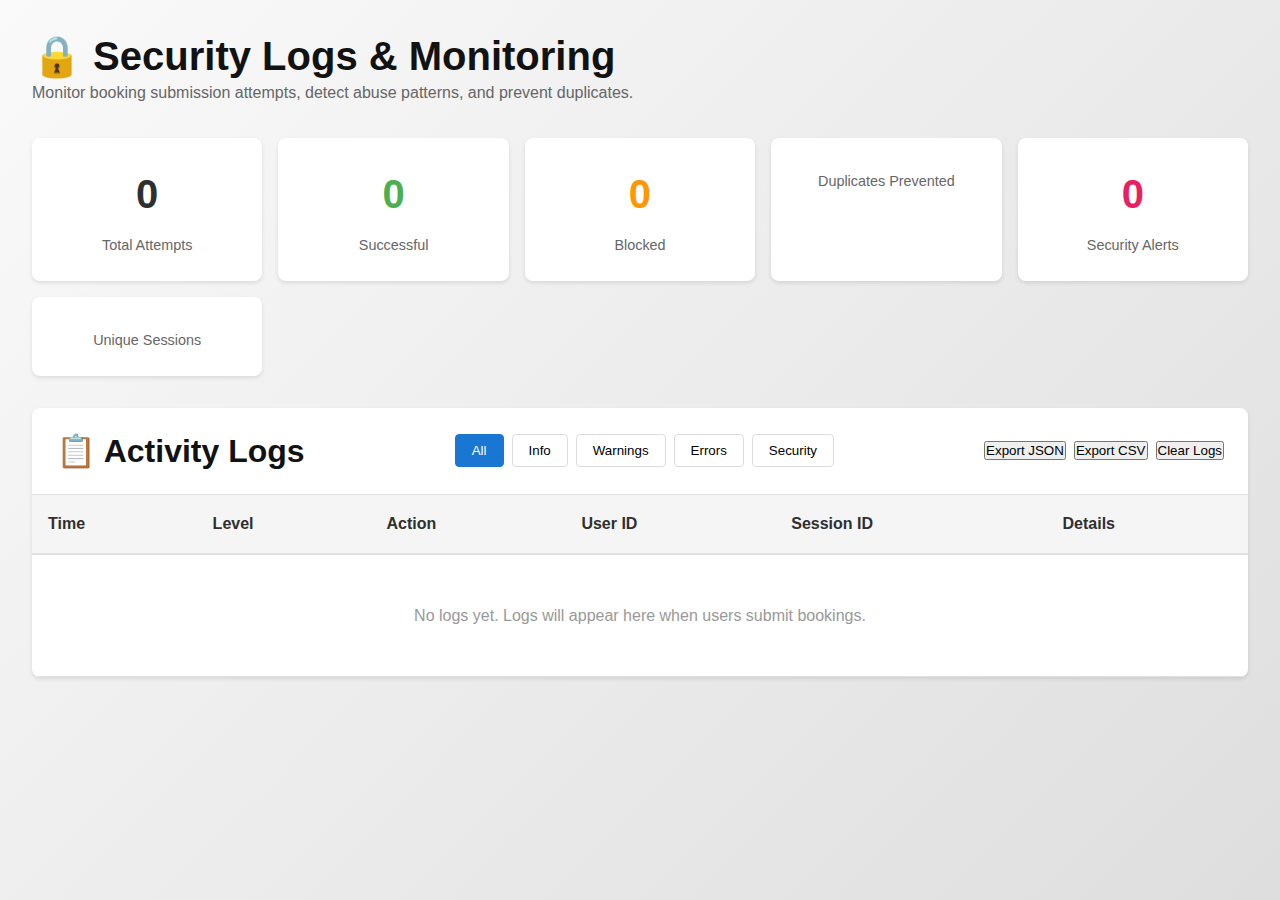
<file: admin-security-logs.html>
<!DOCTYPE html>
<html lang="en">
<head>
  <meta charset="UTF-8">
  <meta name="viewport" content="width=device-width, initial-scale=1.0">
  <title>Security Logs - Admin Dashboard</title>
  <link rel="stylesheet" href="css/styles.css">
  <link rel="stylesheet" href="css/admin-dashboard.css">
  <style>
    .security-dashboard {
      padding: 2rem;
      max-width: 1400px;
      margin: 0 auto;
    }
    
    .stats-grid {
      display: grid;
      grid-template-columns: repeat(auto-fit, minmax(200px, 1fr));
      gap: 1rem;
      margin-bottom: 2rem;
    }
    
    .stat-card {
      background: white;
      padding: 1.5rem;
      border-radius: 8px;
      box-shadow: 0 2px 4px rgba(0,0,0,0.1);
      text-align: center;
    }
    
    .stat-value {
      font-size: 2.5rem;
      font-weight: 700;
      margin-bottom: 0.5rem;
    }
    
    .stat-label {
      color: #666;
      font-size: 0.9rem;
    }
    
    .logs-container {
      background: white;
      border-radius: 8px;
      box-shadow: 0 2px 4px rgba(0,0,0,0.1);
      overflow: hidden;
    }
    
    .logs-header {
      padding: 1.5rem;
      border-bottom: 1px solid #e0e0e0;
      display: flex;
      justify-content: space-between;
      align-items: center;
      flex-wrap: wrap;
      gap: 1rem;
    }
    
    .logs-filters {
      display: flex;
      gap: 0.5rem;
      flex-wrap: wrap;
    }
    
    .filter-btn {
      padding: 0.5rem 1rem;
      border: 1px solid #ddd;
      background: white;
      border-radius: 4px;
      cursor: pointer;
      transition: all 0.2s;
    }
    
    .filter-btn:hover {
      background: #f5f5f5;
    }
    
    .filter-btn.active {
      background: #1976d2;
      color: white;
      border-color: #1976d2;
    }
    
    .logs-table {
      width: 100%;
      border-collapse: collapse;
    }
    
    .logs-table th {
      background: #f5f5f5;
      padding: 1rem;
      text-align: left;
      font-weight: 600;
      border-bottom: 2px solid #e0e0e0;
    }
    
    .logs-table td {
      padding: 1rem;
      border-bottom: 1px solid #e0e0e0;
    }
    
    .logs-table tr:hover {
      background: #f9f9f9;
    }
    
    .log-level {
      display: inline-block;
      padding: 0.25rem 0.75rem;
      border-radius: 12px;
      font-size: 0.85rem;
      font-weight: 600;
    }
    
    .log-level.info {
      background: #e3f2fd;
      color: #1976d2;
    }
    
    .log-level.warning {
      background: #fff3e0;
      color: #e65100;
    }
    
    .log-level.error {
      background: #ffebee;
      color: #c62828;
    }
    
    .log-level.security {
      background: #fce4ec;
      color: #c2185b;
    }
    
    .alert-box {
      padding: 1rem;
      border-radius: 6px;
      margin-bottom: 1rem;
    }
    
    .alert-box.security {
      background: #ffebee;
      border-left: 4px solid #f44336;
    }
    
    .alert-box.warning {
      background: #fff3e0;
      border-left: 4px solid #ff9800;
    }
  </style>
</head>
<body>
  <div class="security-dashboard">
    <h1>🔒 Security Logs & Monitoring</h1>
    <p style="color: #666; margin-bottom: 2rem;">
      Monitor booking submission attempts, detect abuse patterns, and prevent duplicates.
    </p>
    
    <!-- Statistics -->
    <div class="stats-grid" id="statsGrid">
      <div class="stat-card">
        <div class="stat-value" id="totalAttempts">0</div>
        <div class="stat-label">Total Attempts</div>
      </div>
      <div class="stat-card">
        <div class="stat-value" id="successfulSubmissions" style="color: #4caf50;">0</div>
        <div class="stat-label">Successful</div>
      </div>
      <div class="stat-card">
        <div class="stat-value" id="blockedAttempts" style="color: #ff9800;">0</div>
        <div class="stat-label">Blocked</div>
      </div>
      <div class="stat-card">
        <div class="stat-value" id="duplicatesPrevented" style="color: #f44336;">0</div>
        <div class="stat-label">Duplicates Prevented</div>
      </div>
      <div class="stat-card">
        <div class="stat-value" id="securityAlerts" style="color: #e91e63;">0</div>
        <div class="stat-label">Security Alerts</div>
      </div>
      <div class="stat-card">
        <div class="stat-value" id="uniqueSessions">0</div>
        <div class="stat-label">Unique Sessions</div>
      </div>
    </div>
    
    <!-- Security Alerts -->
    <div id="securityAlerts"></div>
    
    <!-- Logs Container -->
    <div class="logs-container">
      <div class="logs-header">
        <h2 style="margin: 0;">📋 Activity Logs</h2>
        <div class="logs-filters">
          <button class="filter-btn active" onclick="filterLogs('all')">All</button>
          <button class="filter-btn" onclick="filterLogs('info')">Info</button>
          <button class="filter-btn" onclick="filterLogs('warning')">Warnings</button>
          <button class="filter-btn" onclick="filterLogs('error')">Errors</button>
          <button class="filter-btn" onclick="filterLogs('security')">Security</button>
        </div>
        <div style="display: flex; gap: 0.5rem;">
          <button class="btn btn-outline" onclick="exportLogs('json')">Export JSON</button>
          <button class="btn btn-outline" onclick="exportLogs('csv')">Export CSV</button>
          <button class="btn btn-danger" onclick="clearLogs()">Clear Logs</button>
        </div>
      </div>
      
      <div style="overflow-x: auto;">
        <table class="logs-table" id="logsTable">
          <thead>
            <tr>
              <th>Time</th>
              <th>Level</th>
              <th>Action</th>
              <th>User ID</th>
              <th>Session ID</th>
              <th>Details</th>
            </tr>
          </thead>
          <tbody id="logsTableBody">
            <tr>
              <td colspan="6" style="text-align: center; padding: 3rem; color: #999;">
                No logs yet. Logs will appear here when users submit bookings.
              </td>
            </tr>
          </tbody>
        </table>
      </div>
    </div>
  </div>
  
  <script src="js/booking-security-logger.js"></script>
  <script>
    let currentFilter = 'all';
    
    // Load and display logs
    function loadLogs() {
      const stats = BookingSecurityLogger.getStats(3600000); // Last 1 hour
      
      // Update statistics
      document.getElementById('totalAttempts').textContent = stats.totalAttempts;
      document.getElementById('successfulSubmissions').textContent = stats.successfulSubmissions;
      document.getElementById('blockedAttempts').textContent = stats.blockedAttempts;
      document.getElementById('duplicatesPrevented').textContent = stats.duplicatesPrevented;
      document.getElementById('securityAlerts').textContent = stats.securityAlerts;
      document.getElementById('uniqueSessions').textContent = stats.uniqueSessions;
      
      // Display security alerts
      displaySecurityAlerts();
      
      // Display logs table
      displayLogsTable();
    }
    
    // Display security alerts
    function displaySecurityAlerts() {
      const securityLogs = BookingSecurityLogger.getLogsByLevel('security');
      const container = document.getElementById('securityAlerts');
      
      if (securityLogs.length === 0) {
        container.innerHTML = '';
        return;
      }
      
      const recentAlerts = securityLogs.slice(-5).reverse(); // Last 5 alerts
      
      container.innerHTML = recentAlerts.map(log => `
        <div class="alert-box security">
          <strong>🚨 Security Alert:</strong> ${log.action.replace(/_/g, ' ').toUpperCase()}
          <br>
          <small>${new Date(log.timestamp).toLocaleString()}</small>
          ${log.pattern ? `<br><small>Pattern: ${log.pattern}</small>` : ''}
          ${log.recommendation ? `<br><small>Recommendation: ${log.recommendation}</small>` : ''}
        </div>
      `).join('');
    }
    
    // Display logs table
    function displayLogsTable() {
      let logs = BookingSecurityLogger.getLogs();
      
      // Apply filter
      if (currentFilter !== 'all') {
        logs = logs.filter(log => log.level === currentFilter);
      }
      
      // Sort by timestamp (newest first)
      logs.sort((a, b) => b.timestamp - a.timestamp);
      
      // Limit to last 100 logs
      logs = logs.slice(0, 100);
      
      const tbody = document.getElementById('logsTableBody');
      
      if (logs.length === 0) {
        tbody.innerHTML = `
          <tr>
            <td colspan="6" style="text-align: center; padding: 3rem; color: #999;">
              No logs found for filter: ${currentFilter}
            </td>
          </tr>
        `;
        return;
      }
      
      tbody.innerHTML = logs.map(log => `
        <tr>
          <td style="white-space: nowrap;">${new Date(log.timestamp).toLocaleString()}</td>
          <td><span class="log-level ${log.level}">${log.level}</span></td>
          <td>${log.action.replace(/_/g, ' ')}</td>
          <td>${log.userId}</td>
          <td style="font-family: monospace; font-size: 0.85rem;">${log.sessionId.substr(0, 12)}...</td>
          <td>
            <details>
              <summary style="cursor: pointer;">View Details</summary>
              <pre style="margin-top: 0.5rem; padding: 0.5rem; background: #f5f5f5; border-radius: 4px; font-size: 0.85rem; overflow-x: auto;">${JSON.stringify(log, null, 2)}</pre>
            </details>
          </td>
        </tr>
      `).join('');
    }
    
    // Filter logs
    function filterLogs(level) {
      currentFilter = level;
      
      // Update active button
      document.querySelectorAll('.filter-btn').forEach(btn => {
        btn.classList.remove('active');
      });
      event.target.classList.add('active');
      
      displayLogsTable();
    }
    
    // Export logs
    function exportLogs(format) {
      const data = BookingSecurityLogger.exportLogs(format);
      const blob = new Blob([data], { type: format === 'json' ? 'application/json' : 'text/csv' });
      const url = URL.createObjectURL(blob);
      const a = document.createElement('a');
      a.href = url;
      a.download = `security-logs-${Date.now()}.${format}`;
      a.click();
      URL.revokeObjectURL(url);
    }
    
    // Clear logs
    function clearLogs() {
      if (confirm('Are you sure you want to clear all security logs? This cannot be undone.')) {
        BookingSecurityLogger.clearLogs();
        loadLogs();
      }
    }
    
    // Auto-refresh every 5 seconds
    setInterval(loadLogs, 5000);
    
    // Initial load
    loadLogs();
  </script>
</body>
</html>
</file>
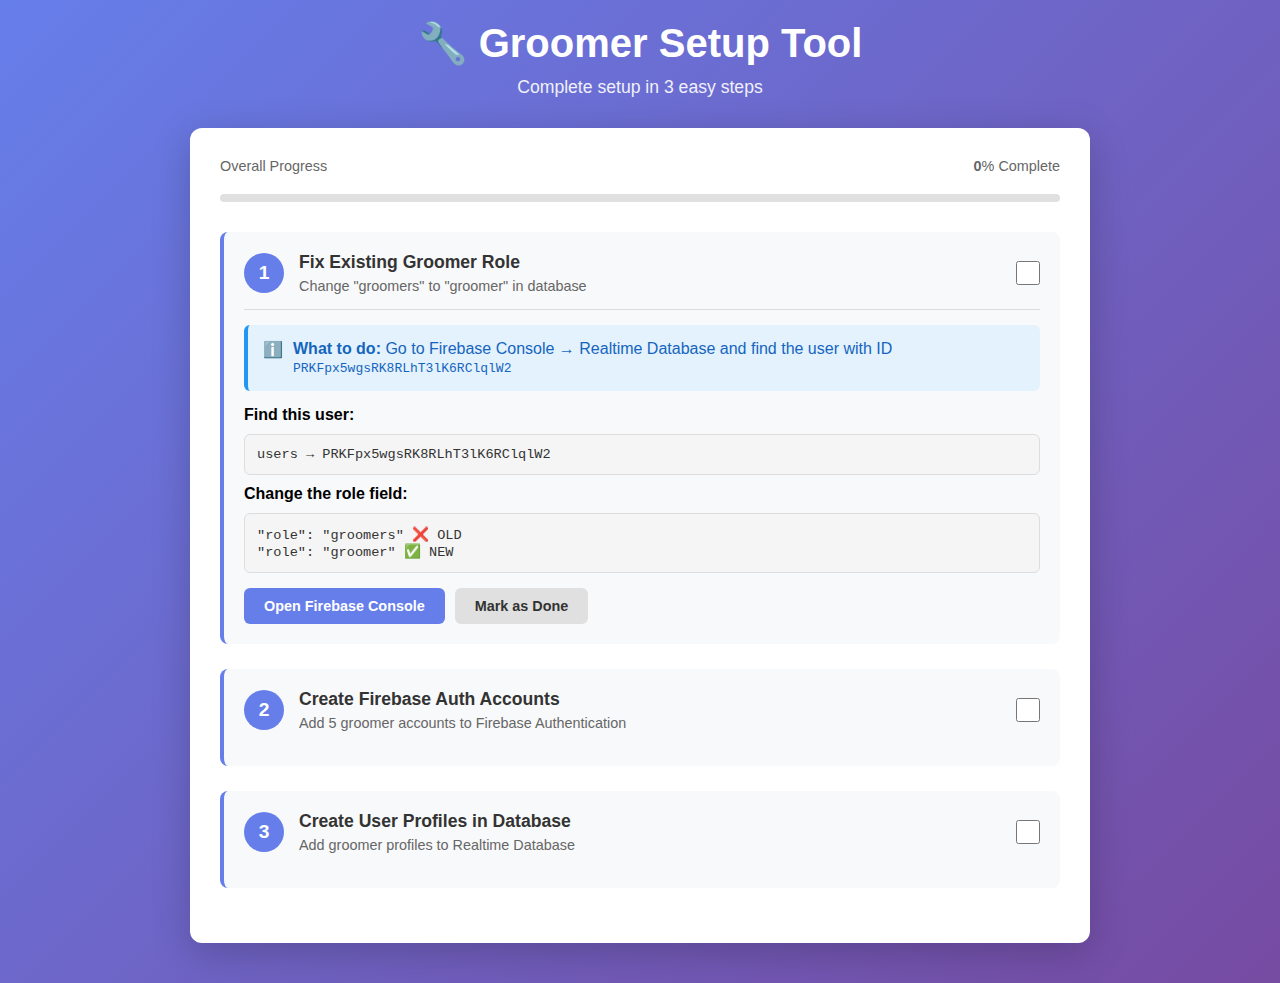
<file: groomer-setup-tool.html>
<!DOCTYPE html>
<html lang="en">
<head>
  <meta charset="UTF-8">
  <meta name="viewport" content="width=device-width, initial-scale=1.0">
  <title>Groomer Setup Tool - BestBuddies</title>
  <style>
    * {
      margin: 0;
      padding: 0;
      box-sizing: border-box;
    }

    body {
      font-family: 'Inter', -apple-system, BlinkMacSystemFont, 'Segoe UI', sans-serif;
      background: linear-gradient(135deg, #667eea 0%, #764ba2 100%);
      min-height: 100vh;
      padding: 20px;
    }

    .container {
      max-width: 900px;
      margin: 0 auto;
    }

    .header {
      text-align: center;
      color: white;
      margin-bottom: 30px;
    }

    .header h1 {
      font-size: 2.5rem;
      margin-bottom: 10px;
    }

    .header p {
      font-size: 1.1rem;
      opacity: 0.9;
    }

    .card {
      background: white;
      border-radius: 12px;
      padding: 30px;
      margin-bottom: 20px;
      box-shadow: 0 10px 40px rgba(0, 0, 0, 0.2);
    }

    .progress-section {
      margin-bottom: 30px;
    }

    .progress-bar {
      width: 100%;
      height: 8px;
      background: #e0e0e0;
      border-radius: 10px;
      overflow: hidden;
      margin-bottom: 15px;
    }

    .progress-fill {
      height: 100%;
      background: linear-gradient(90deg, #667eea 0%, #764ba2 100%);
      width: 0%;
      transition: width 0.3s ease;
    }

    .progress-text {
      display: flex;
      justify-content: space-between;
      font-size: 0.9rem;
      color: #666;
      margin-bottom: 20px;
    }

    .step {
      margin-bottom: 25px;
      padding: 20px;
      background: #f8f9fa;
      border-left: 4px solid #667eea;
      border-radius: 8px;
    }

    .step.completed {
      background: #e8f5e9;
      border-left-color: #4caf50;
    }

    .step-header {
      display: flex;
      align-items: center;
      gap: 15px;
      margin-bottom: 15px;
      cursor: pointer;
    }

    .step-number {
      width: 40px;
      height: 40px;
      border-radius: 50%;
      background: #667eea;
      color: white;
      display: flex;
      align-items: center;
      justify-content: center;
      font-weight: bold;
      font-size: 1.2rem;
      flex-shrink: 0;
    }

    .step.completed .step-number {
      background: #4caf50;
    }

    .step-number::after {
      content: '';
    }

    .step.completed .step-number::after {
      content: '✓';
      position: absolute;
      font-size: 1.5rem;
    }

    .step-title {
      flex: 1;
    }

    .step-title h3 {
      font-size: 1.1rem;
      margin-bottom: 5px;
      color: #333;
    }

    .step-title p {
      font-size: 0.9rem;
      color: #666;
    }

    .step-checkbox {
      width: 24px;
      height: 24px;
      cursor: pointer;
    }

    .step-content {
      display: none;
      margin-top: 15px;
      padding-top: 15px;
      border-top: 1px solid #ddd;
    }

    .step.expanded .step-content {
      display: block;
    }

    .groomer-list {
      display: grid;
      grid-template-columns: repeat(auto-fit, minmax(250px, 1fr));
      gap: 15px;
      margin-top: 15px;
    }

    .groomer-card {
      background: white;
      border: 2px solid #e0e0e0;
      border-radius: 8px;
      padding: 15px;
      transition: all 0.3s ease;
    }

    .groomer-card.completed {
      border-color: #4caf50;
      background: #f1f8f4;
    }

    .groomer-card h4 {
      margin-bottom: 10px;
      color: #333;
    }

    .groomer-info {
      font-size: 0.85rem;
      color: #666;
      margin-bottom: 8px;
      word-break: break-all;
    }

    .groomer-info strong {
      color: #333;
    }

    .groomer-status {
      display: flex;
      align-items: center;
      gap: 8px;
      font-size: 0.85rem;
      margin-top: 10px;
    }

    .status-dot {
      width: 8px;
      height: 8px;
      border-radius: 50%;
      background: #ff9800;
    }

    .groomer-card.completed .status-dot {
      background: #4caf50;
    }

    .code-block {
      background: #f5f5f5;
      border: 1px solid #ddd;
      border-radius: 6px;
      padding: 12px;
      font-family: 'Courier New', monospace;
      font-size: 0.85rem;
      overflow-x: auto;
      margin: 10px 0;
      color: #333;
    }

    .button-group {
      display: flex;
      gap: 10px;
      margin-top: 15px;
      flex-wrap: wrap;
    }

    .btn {
      padding: 10px 20px;
      border: none;
      border-radius: 6px;
      cursor: pointer;
      font-size: 0.9rem;
      font-weight: 600;
      transition: all 0.3s ease;
    }

    .btn-primary {
      background: #667eea;
      color: white;
    }

    .btn-primary:hover {
      background: #5568d3;
      transform: translateY(-2px);
      box-shadow: 0 5px 15px rgba(102, 126, 234, 0.4);
    }

    .btn-secondary {
      background: #e0e0e0;
      color: #333;
    }

    .btn-secondary:hover {
      background: #d0d0d0;
    }

    .btn-success {
      background: #4caf50;
      color: white;
    }

    .btn-success:hover {
      background: #45a049;
    }

    .alert {
      padding: 15px;
      border-radius: 6px;
      margin-bottom: 15px;
      display: flex;
      gap: 10px;
      align-items: flex-start;
    }

    .alert-info {
      background: #e3f2fd;
      border-left: 4px solid #2196f3;
      color: #1565c0;
    }

    .alert-success {
      background: #e8f5e9;
      border-left: 4px solid #4caf50;
      color: #2e7d32;
    }

    .alert-warning {
      background: #fff3e0;
      border-left: 4px solid #ff9800;
      color: #e65100;
    }

    .summary {
      background: linear-gradient(135deg, #667eea 0%, #764ba2 100%);
      color: white;
      padding: 20px;
      border-radius: 8px;
      margin-top: 20px;
    }

    .summary h3 {
      margin-bottom: 15px;
    }

    .summary-item {
      display: flex;
      justify-content: space-between;
      padding: 8px 0;
      border-bottom: 1px solid rgba(255, 255, 255, 0.2);
    }

    .summary-item:last-child {
      border-bottom: none;
    }

    .credentials-table {
      width: 100%;
      border-collapse: collapse;
      margin-top: 15px;
      font-size: 0.9rem;
    }

    .credentials-table th,
    .credentials-table td {
      padding: 12px;
      text-align: left;
      border-bottom: 1px solid #ddd;
    }

    .credentials-table th {
      background: #f5f5f5;
      font-weight: 600;
      color: #333;
    }

    .credentials-table tr:hover {
      background: #f9f9f9;
    }

    .copy-btn {
      background: #667eea;
      color: white;
      border: none;
      padding: 5px 10px;
      border-radius: 4px;
      cursor: pointer;
      font-size: 0.8rem;
    }

    .copy-btn:hover {
      background: #5568d3;
    }

    .completion-badge {
      display: inline-block;
      background: #4caf50;
      color: white;
      padding: 8px 16px;
      border-radius: 20px;
      font-size: 0.85rem;
      font-weight: 600;
      margin-top: 15px;
    }

    @media (max-width: 768px) {
      .header h1 {
        font-size: 1.8rem;
      }

      .groomer-list {
        grid-template-columns: 1fr;
      }

      .credentials-table {
        font-size: 0.8rem;
      }

      .credentials-table th,
      .credentials-table td {
        padding: 8px;
      }
    }
  </style>
</head>
<body>
  <div class="container">
    <div class="header">
      <h1>🔧 Groomer Setup Tool</h1>
      <p>Complete setup in 3 easy steps</p>
    </div>

    <div class="card">
      <div class="progress-section">
        <div class="progress-text">
          <span>Overall Progress</span>
          <span><strong id="progressPercent">0</strong>% Complete</span>
        </div>
        <div class="progress-bar">
          <div class="progress-fill" id="progressFill"></div>
        </div>
      </div>

      <!-- Step 1 -->
      <div class="step expanded" id="step1">
        <div class="step-header" onclick="toggleStep(1)">
          <div class="step-number">1</div>
          <div class="step-title">
            <h3>Fix Existing Groomer Role</h3>
            <p>Change "groomers" to "groomer" in database</p>
          </div>
          <input type="checkbox" class="step-checkbox" id="check1" onchange="updateProgress()">
        </div>
        <div class="step-content">
          <div class="alert alert-info">
            <span>ℹ️</span>
            <div>
              <strong>What to do:</strong> Go to Firebase Console → Realtime Database and find the user with ID <code>PRKFpx5wgsRK8RLhT3lK6RClqlW2</code>
            </div>
          </div>
          <p style="margin-bottom: 10px;"><strong>Find this user:</strong></p>
          <div class="code-block">users → PRKFpx5wgsRK8RLhT3lK6RClqlW2</div>
          <p style="margin-bottom: 10px;"><strong>Change the role field:</strong></p>
          <div class="code-block">
            "role": "groomers"  ❌ OLD<br>
            "role": "groomer"   ✅ NEW
          </div>
          <div class="button-group">
            <button class="btn btn-primary" onclick="openFirebaseConsole()">Open Firebase Console</button>
            <button class="btn btn-secondary" onclick="markStepDone(1)">Mark as Done</button>
          </div>
        </div>
      </div>

      <!-- Step 2 -->
      <div class="step" id="step2">
        <div class="step-header" onclick="toggleStep(2)">
          <div class="step-number">2</div>
          <div class="step-title">
            <h3>Create Firebase Auth Accounts</h3>
            <p>Add 5 groomer accounts to Firebase Authentication</p>
          </div>
          <input type="checkbox" class="step-checkbox" id="check2" onchange="updateProgress()">
        </div>
        <div class="step-content">
          <div class="alert alert-info">
            <span>ℹ️</span>
            <div>
              <strong>What to do:</strong> Go to Firebase Console → Authentication → Add User for each groomer below
            </div>
          </div>
          <table class="credentials-table">
            <thead>
              <tr>
                <th>Groomer</th>
                <th>Email</th>
                <th>Password</th>
                <th>Action</th>
              </tr>
            </thead>
            <tbody>
              <tr>
                <td>Botchoy</td>
                <td>botchoy@bestbuddies.com</td>
                <td>Botchoy@123</td>
                <td><button class="copy-btn" onclick="copyToClipboard('botchoy@bestbuddies.com')">Copy</button></td>
              </tr>
              <tr>
                <td>Ejay</td>
                <td>ejay@bestbuddies.com</td>
                <td>Ejay@123</td>
                <td><button class="copy-btn" onclick="copyToClipboard('ejay@bestbuddies.com')">Copy</button></td>
              </tr>
              <tr>
                <td>Jinold</td>
                <td>jinold@bestbuddies.com</td>
                <td>Jinold@123</td>
                <td><button class="copy-btn" onclick="copyToClipboard('jinold@bestbuddies.com')">Copy</button></td>
              </tr>
              <tr>
                <td>Jom</td>
                <td>jom@bestbuddies.com</td>
                <td>Jom@123</td>
                <td><button class="copy-btn" onclick="copyToClipboard('jom@bestbuddies.com')">Copy</button></td>
              </tr>
              <tr>
                <td>Sam</td>
                <td>sam.groomer@bestbuddies.com</td>
                <td>Sam@123</td>
                <td><button class="copy-btn" onclick="copyToClipboard('sam.groomer@bestbuddies.com')">Copy</button></td>
              </tr>
            </tbody>
          </table>
          <div class="alert alert-warning" style="margin-top: 15px;">
            <span>⚠️</span>
            <div>
              <strong>Important:</strong> After creating each account in Firebase Auth, copy the UID (User ID) - you'll need it for Step 3
            </div>
          </div>
          <div class="button-group">
            <button class="btn btn-primary" onclick="openFirebaseAuth()">Open Firebase Auth</button>
            <button class="btn btn-secondary" onclick="markStepDone(2)">Mark as Done</button>
          </div>
        </div>
      </div>

      <!-- Step 3 -->
      <div class="step" id="step3">
        <div class="step-header" onclick="toggleStep(3)">
          <div class="step-number">3</div>
          <div class="step-title">
            <h3>Create User Profiles in Database</h3>
            <p>Add groomer profiles to Realtime Database</p>
          </div>
          <input type="checkbox" class="step-checkbox" id="check3" onchange="updateProgress()">
        </div>
        <div class="step-content">
          <div class="alert alert-info">
            <span>ℹ️</span>
            <div>
              <strong>What to do:</strong> For each groomer, add a new user profile in Firebase Database using their UID from Step 2
            </div>
          </div>

          <div class="groomer-list">
            <div class="groomer-card">
              <h4>👨‍💼 Botchoy</h4>
              <div class="groomer-info">
                <strong>Email:</strong> botchoy@bestbuddies.com
              </div>
              <div class="groomer-info">
                <strong>Specialty:</strong> Creative trims & styling
              </div>
              <button class="btn btn-primary" onclick="showGroomerData('botchoy')">View JSON</button>
            </div>

            <div class="groomer-card">
              <h4>👨‍💼 Ejay</h4>
              <div class="groomer-info">
                <strong>Email:</strong> ejay@bestbuddies.com
              </div>
              <div class="groomer-info">
                <strong>Specialty:</strong> Cat whisperer
              </div>
              <button class="btn btn-primary" onclick="showGroomerData('ejay')">View JSON</button>
            </div>

            <div class="groomer-card">
              <h4>👨‍💼 Jinold</h4>
              <div class="groomer-info">
                <strong>Email:</strong> jinold@bestbuddies.com
              </div>
              <div class="groomer-info">
                <strong>Specialty:</strong> Senior pet handler
              </div>
              <button class="btn btn-primary" onclick="showGroomerData('jinold')">View JSON</button>
            </div>

            <div class="groomer-card">
              <h4>👨‍💼 Jom</h4>
              <div class="groomer-info">
                <strong>Email:</strong> jom@bestbuddies.com
              </div>
              <div class="groomer-info">
                <strong>Specialty:</strong> Double-coat care
              </div>
              <button class="btn btn-primary" onclick="showGroomerData('jom')">View JSON</button>
            </div>

            <div class="groomer-card">
              <h4>👨‍💼 Sam</h4>
              <div class="groomer-info">
                <strong>Email:</strong> sam.groomer@bestbuddies.com
              </div>
              <div class="groomer-info">
                <strong>Specialty:</strong> Small breed specialist
              </div>
              <button class="btn btn-primary" onclick="showGroomerData('sam')">View JSON</button>
            </div>
          </div>

          <div id="groomerDataDisplay" style="margin-top: 20px;"></div>

          <div class="alert alert-warning" style="margin-top: 15px;">
            <span>⚠️</span>
            <div>
              <strong>Steps:</strong>
              <ol style="margin-top: 8px; margin-left: 20px;">
                <li>Go to Firebase Console → Realtime Database</li>
                <li>Click on <code>users</code> folder</li>
                <li>Click <strong>"+"</strong> to add new child</li>
                <li>Paste the UID from Firebase Auth as the key</li>
                <li>Copy the JSON data and paste it as the value</li>
              </ol>
            </div>
          </div>

          <div class="button-group">
            <button class="btn btn-primary" onclick="openFirebaseDatabase()">Open Firebase Database</button>
            <button class="btn btn-secondary" onclick="markStepDone(3)">Mark as Done</button>
          </div>
        </div>
      </div>

      <!-- Completion Section -->
      <div id="completionSection" style="display: none; margin-top: 30px;">
        <div class="alert alert-success">
          <span>✅</span>
          <div>
            <strong>Setup Complete!</strong> All groomer accounts are ready. Groomers can now login.
          </div>
        </div>

        <div class="summary">
          <h3>🎉 Setup Summary</h3>
          <div class="summary-item">
            <span>✅ Fixed existing groomer role</span>
            <span>Done</span>
          </div>
          <div class="summary-item">
            <span>✅ Created 5 Firebase Auth accounts</span>
            <span>Done</span>
          </div>
          <div class="summary-item">
            <span>✅ Created 5 user profiles in database</span>
            <span>Done</span>
          </div>
        </div>

        <div style="margin-top: 20px;">
          <h4 style="color: white; margin-bottom: 15px;">🧪 Test Login</h4>
          <p style="color: rgba(255,255,255,0.9); margin-bottom: 10px;">Try logging in with any groomer account:</p>
          <div class="code-block" style="background: rgba(0,0,0,0.2); color: white; border-color: rgba(255,255,255,0.3);">
            Email: botchoy@bestbuddies.com<br>
            Password: Botchoy@123
          </div>
          <button class="btn btn-success" onclick="testLogin()" style="margin-top: 15px;">Test Login Now</button>
        </div>

        <div style="margin-top: 20px; padding: 15px; background: rgba(0,0,0,0.1); border-radius: 6px; color: white;">
          <strong>⚠️ Security Reminder:</strong> Change all groomer passwords after first login!
        </div>
      </div>
    </div>
  </div>

  <script>
    const groomers = {
      botchoy: {
        name: 'Botchoy',
        email: 'botchoy@bestbuddies.com',
        phone: '09123456789',
        specialty: 'Creative trims & styling'
      },
      ejay: {
        name: 'Ejay',
        email: 'ejay@bestbuddies.com',
        phone: '09123456790',
        specialty: 'Cat whisperer'
      },
      jinold: {
        name: 'Jinold',
        email: 'jinold@bestbuddies.com',
        phone: '09123456791',
        specialty: 'Senior pet handler'
      },
      jom: {
        name: 'Jom',
        email: 'jom@bestbuddies.com',
        phone: '09123456792',
        specialty: 'Double-coat care'
      },
      sam: {
        name: 'Sam',
        email: 'sam.groomer@bestbuddies.com',
        phone: '09123456793',
        specialty: 'Small breed specialist'
      }
    };

    function toggleStep(stepNum) {
      const step = document.getElementById(`step${stepNum}`);
      step.classList.toggle('expanded');
    }

    function markStepDone(stepNum) {
      document.getElementById(`check${stepNum}`).checked = true;
      document.getElementById(`step${stepNum}`).classList.add('completed');
      updateProgress();
    }

    function updateProgress() {
      const check1 = document.getElementById('check1').checked ? 1 : 0;
      const check2 = document.getElementById('check2').checked ? 1 : 0;
      const check3 = document.getElementById('check3').checked ? 1 : 0;
      const total = check1 + check2 + check3;
      const percent = Math.round((total / 3) * 100);

      document.getElementById('progressPercent').textContent = percent;
      document.getElementById('progressFill').style.width = percent + '%';

      if (percent === 100) {
        document.getElementById('completionSection').style.display = 'block';
      } else {
        document.getElementById('completionSection').style.display = 'none';
      }
    }

    function showGroomerData(groomerKey) {
      const groomer = groomers[groomerKey];
      const json = {
        id: "PASTE_UID_HERE",
        email: groomer.email,
        name: groomer.name,
        phone: groomer.phone,
        role: "groomer",
        specialty: groomer.specialty,
        maxDailyBookings: 3,
        isBanned: false,
        warnings: 0,
        createdAt: Date.now()
      };

      const display = document.getElementById('groomerDataDisplay');
      display.innerHTML = `
        <div style="background: #f5f5f5; padding: 15px; border-radius: 6px; margin-bottom: 15px;">
          <h4 style="margin-bottom: 10px;">📋 ${groomer.name} - User Profile JSON</h4>
          <p style="font-size: 0.85rem; color: #666; margin-bottom: 10px;">
            <strong>⚠️ Important:</strong> Replace "PASTE_UID_HERE" with the UID from Firebase Auth
          </p>
          <div class="code-block" style="max-height: 300px; overflow-y: auto;">
${JSON.stringify(json, null, 2)}
          </div>
          <button class="btn btn-primary" onclick="copyToClipboard('${JSON.stringify(json, null, 2).replace(/"/g, '\\"')}')">Copy JSON</button>
        </div>
      `;
    }

    function copyToClipboard(text) {
      navigator.clipboard.writeText(text).then(() => {
        alert('✅ Copied to clipboard!');
      });
    }

    function openFirebaseConsole() {
      window.open('https://console.firebase.google.com/project/bestbuddiespetshop/database/data', '_blank');
    }

    function openFirebaseAuth() {
      window.open('https://console.firebase.google.com/project/bestbuddiespetshop/authentication/users', '_blank');
    }

    function openFirebaseDatabase() {
      window.open('https://console.firebase.google.com/project/bestbuddiespetshop/database/data/users', '_blank');
    }

    function testLogin() {
      window.location.href = 'login.html';
    }

    // Load progress from localStorage
    window.addEventListener('load', () => {
      const saved1 = localStorage.getItem('groomerSetup_step1');
      const saved2 = localStorage.getItem('groomerSetup_step2');
      const saved3 = localStorage.getItem('groomerSetup_step3');

      if (saved1) document.getElementById('check1').checked = true;
      if (saved2) document.getElementById('check2').checked = true;
      if (saved3) document.getElementById('check3').checked = true;

      updateProgress();
    });

    // Save progress to localStorage
    document.getElementById('check1').addEventListener('change', () => {
      localStorage.setItem('groomerSetup_step1', true);
      updateProgress();
    });

    document.getElementById('check2').addEventListener('change', () => {
      localStorage.setItem('groomerSetup_step2', true);
      updateProgress();
    });

    document.getElementById('check3').addEventListener('change', () => {
      localStorage.setItem('groomerSetup_step3', true);
      updateProgress();
    });
  </script>
</body>
</html>
</file>
<file: css/styles.css>
/* ============================================
   BestBuddies Pet Grooming - Global Styles
   ============================================ */

* {
  margin: 0;
  padding: 0;
  box-sizing: border-box;
}

:root {
  --purple: #121212;
  --pink: #2b2b2b;
  --blue: #494949;
  --purple-light: #3c3c3c;
  --pink-light: #595959;
  --blue-light: #737373;
  --gray-50: #fafafa;
  --gray-100: #f0f0f0;
  --gray-200: #dedede;
  --gray-300: #c4c4c4;
  --gray-400: #a8a8a8;
  --gray-500: #8c8c8c;
  --gray-600: #6f6f6f;
  --gray-700: #4f4f4f;
  --gray-800: #2f2f2f;
  --gray-900: #121212;
  --white: #ffffff;
  --shadow-sm: 0 1px 2px 0 rgba(0, 0, 0, 0.05);
  --shadow: 0 4px 12px rgba(0, 0, 0, 0.1);
  --shadow-lg: 0 10px 25px rgba(0, 0, 0, 0.15);
  --radius: 16px;
  --radius-sm: 8px;
  --transition: all 0.3s ease;
  --surface-glass: linear-gradient(135deg, rgba(255, 255, 255, 0.96), rgba(222, 222, 222, 0.78));
  --surface-ink: linear-gradient(135deg, rgba(18, 18, 18, 0.95), rgba(68, 68, 68, 0.85));
  --border-soft: rgba(0, 0, 0, 0.08);
}

html,
body {
  width: 100%;
  min-width: 100%;
  margin: 0;
  padding: 0;
}

body {
  font-family: 'Inter', 'Poppins', -apple-system, BlinkMacSystemFont, 'Segoe UI', Roboto, Oxygen, Ubuntu, Cantarell, sans-serif;
  line-height: 1.6;
  color: var(--gray-800);
  background: linear-gradient(135deg, var(--gray-50) 0%, var(--gray-200) 100%);
  min-height: 100vh;
}

/* ============================================
   Typography
   ============================================ */

h1,
h2,
h3,
h4,
h5,
h6 {
  font-weight: 600;
  line-height: 1.2;
  color: var(--gray-900);
}

h1 {
  font-size: 2.5rem;
}

h2 {
  font-size: 2rem;
}

h3 {
  font-size: 1.5rem;
}

p {
  margin-bottom: 1rem;
}

a {
  color: var(--purple);
  text-decoration: none;
  transition: var(--transition);
}

a:hover {
  color: var(--purple-light);
}

/* ============================================
   Layout - Centered with good padding
   ============================================ */

.container {
  max-width: 1100px;
  margin: 0 auto;
  padding: 0 3rem;
}

.container-sm {
  max-width: 600px;
  margin: 0 auto;
  padding: 0 2rem;
}

.container-lg {
  max-width: 1200px;
  margin: 0 auto;
  padding: 0 2rem;
}

/* ============================================
   Header & Navigation - Clean Black & White Style
   ============================================ */

header {
  background: #fff;
  border-bottom: 2px solid #000;
  position: sticky;
  top: 0;
  z-index: 1000;
  padding: 1rem 0;
}

nav {
  display: flex;
  justify-content: space-between;
  align-items: center;
  gap: 2rem;
  max-width: 1200px;
  margin: 0 auto;
  padding: 0 1.5rem;
}

.logo {
  display: inline-flex;
  align-items: center;
  gap: 0.75rem;
  font-weight: 700;
  color: #000;
  text-decoration: none;
}

.logo-mark {
  width: 40px;
  height: 40px;
  display: block;
}

.logo-text {
  display: flex;
  flex-direction: column;
  line-height: 1.2;
}

.logo-wordmark {
  font-size: 0.95rem;
  font-weight: 700;
  color: #000;
  letter-spacing: 0;
}

.logo-subtitle {
  font-size: 0.7rem;
  color: #666;
}

.nav-links {
  display: flex;
  gap: 0.5rem;
  align-items: center;
  list-style: none;
}

.nav-links a {
  font-weight: 500;
  padding: 0.5rem 0.75rem;
  transition: var(--transition);
  color: #000;
  text-decoration: none;
  font-size: 0.9rem;
  border-bottom: 2px solid transparent;
}

.nav-links a:hover {
  border-bottom-color: #000;
  background: transparent;
}

.nav-links a.active {
  border-bottom-color: #000;
  font-weight: 700;
}

/* Mobile Menu Toggle Button */
.menu-toggle {
  display: none;
  background: #000;
  border: none;
  border-radius: 4px;
  padding: 0.5rem 0.75rem;
  cursor: pointer;
  font-size: 1.25rem;
  color: #fff;
  transition: var(--transition);
}

.menu-toggle:hover {
  background: #333;
}

/* Mobile Drawer */
.mobile-drawer {
  position: fixed;
  top: 0;
  left: -100%;
  width: 280px;
  max-width: 85vw;
  height: 100vh;
  background: #fff;
  box-shadow: var(--shadow-lg);
  z-index: 10000;
  transition: left 0.3s ease;
  overflow-y: auto;
  padding: 1.5rem;
}

.mobile-drawer.open {
  left: 0;
}

.mobile-drawer-overlay {
  position: fixed;
  top: 0;
  left: 0;
  width: 100%;
  height: 100%;
  background: rgba(0, 0, 0, 0.5);
  z-index: 9999;
  opacity: 0;
  visibility: hidden;
  transition: opacity 0.3s ease, visibility 0.3s ease;
}

.mobile-drawer-overlay.active {
  opacity: 1;
  visibility: visible;
}

.mobile-drawer-header {
  display: flex;
  justify-content: space-between;
  align-items: center;
  margin-bottom: 2rem;
  padding-bottom: 1rem;
  border-bottom: 2px solid #000;
}

.mobile-drawer-close {
  background: transparent;
  border: none;
  font-size: 1.5rem;
  cursor: pointer;
  color: #000;
  padding: 0.25rem;
}

.mobile-drawer-links {
  list-style: none;
  padding: 0;
  margin: 0;
}

.mobile-drawer-links li {
  margin-bottom: 0.25rem;
}

.mobile-drawer-links a {
  display: block;
  padding: 0.75rem 1rem;
  color: #000;
  font-weight: 500;
  text-decoration: none;
  transition: var(--transition);
  border-bottom: 1px solid #eee;
}

.mobile-drawer-links a:hover {
  background: #f5f5f5;
}

@media (max-width: 768px) {
  .menu-toggle {
    display: block;
  }

  .nav-links {
    display: none;
  }

  nav {
    position: relative;
  }
}

/* ============================================
   Main Content
   ============================================ */

main {
  padding: 2rem 0;
  min-height: calc(100vh - 200px);
}

/* ============================================
   Footer - Clean Black & White Style
   ============================================ */

footer {
  background: #000;
  color: #fff;
  padding: 2rem 0;
  margin-top: 4rem;
  text-align: center;
}

footer p {
  margin: 0.5rem 0;
  color: #ccc;
}

footer a {
  color: #fff;
  text-decoration: none;
}

footer a:hover {
  color: #ccc;
}

/* ============================================
   Responsive Design
   ============================================ */

@media (max-width: 768px) {
  html {
    scroll-behavior: smooth;
  }

  h1 {
    font-size: 2rem;
  }

  h2 {
    font-size: 1.75rem;
  }

  nav {
    /* Keep header inline on mobile: logo left, toggle right */
    flex-direction: row !important;
    justify-content: space-between !important;
    align-items: center;
    order: 2;
    min-width: 44px;
    width: auto;
    align-items: center;
    justify-content: center;
  }

  .nav-links {
    flex-wrap: wrap;
    justify-content: center;
    gap: 0.5rem;
  }

  .nav-links li {
    margin: 0.25rem 0;
  }

  main {
    padding: 1rem 0;
    overflow-x: hidden;
  }

  .dashboard-header {
    flex-direction: column;
    gap: 1rem;
    align-items: flex-start !important;
    padding: 1.5rem !important;
  }

  .container-lg>div[style*="grid-template-columns"],
  .customer-layout,
  .admin-layout {
    grid-template-columns: 1fr !important;
    gap: 1.5rem !important;
  }

  .sidebar {
    position: relative !important;
    top: auto !important;
    margin-bottom: 1.5rem;
  }

  .stats-grid {
    grid-template-columns: repeat(2, 1fr) !important;
    gap: 1rem !important;
  }

  .grid-2,
  .grid-3 {
    grid-template-columns: 1fr !important;
  }

  .booking-layout {
    grid-template-columns: 1fr !important;
  }

  .booking-sidebar {
    position: relative !important;
    top: auto !important;
    margin-top: 1.5rem;
  }

  .booking-steps {
    overflow-x: auto;
    padding-bottom: 0.5rem;
  }

  .booking-steps .step {
    min-width: 80px;
    flex-shrink: 0;
  }

  .modal {
    width: 95% !important;
    max-width: 95% !important;
    margin: 1rem !important;
    max-height: 90vh !important;
    overflow-y: auto !important;
  }

  .table-container {
    overflow-x: auto;
    -webkit-overflow-scrolling: touch;
  }

  table {
    min-width: 600px;
  }

  .card {
    padding: 1rem !important;
  }

  .card-body {
    padding: 1rem !important;
  }

  .btn {
    padding: 0.75rem 1rem !important;
    font-size: 0.9rem !important;
  }

  .form-group {
    margin-bottom: 1rem;
  }

  .form-input,
  .form-select,
  .form-textarea {
    font-size: 16px !important;
    /* Prevents zoom on iOS */
  }
}

@media (max-width: 480px) {
  h1 {
    font-size: 1.75rem;
  }

  h2 {
    font-size: 1.5rem;
  }

  h3 {
    font-size: 1.25rem;
  }

  .container {
    padding: 0 1rem;
  }

  .container-lg {
    padding: 0 1rem;
  }

  .stats-grid {
    grid-template-columns: 1fr !important;
  }

  .dashboard-header {
    padding: 1rem !important;
  }

  .dashboard-title {
    font-size: 1.5rem !important;
  }

  .nav-links {
    flex-direction: column;
    width: 100%;
  }

  .nav-links li {
    width: 100%;
  }

  .nav-links a {
    display: block;
    padding: 0.75rem;
    text-align: center;
  }

  .btn-lg {
    padding: 0.875rem 1.25rem !important;
    font-size: 1rem !important;
  }

  .mega-calendar {
    font-size: 0.9rem;
  }

  .calendar-cell {
    padding: 0.5rem !important;
    font-size: 0.85rem !important;
  }

  .time-slots {
    grid-template-columns: repeat(2, 1fr) !important;
    gap: 0.5rem !important;
  }

  .time-slot {
    padding: 0.75rem 0.5rem !important;
    font-size: 0.85rem !important;
  }

  .package-card,
  .groomer-card,
  .pet-type-card {
    padding: 1rem !important;
  }
}

/* ============================================
   Utility Classes
   ============================================ */

.text-center {
  text-align: center;
}

.mt-1 {
  margin-top: 0.5rem;
}

.mt-2 {
  margin-top: 1rem;
}

.mt-3 {
  margin-top: 1.5rem;
}

.mt-4 {
  margin-top: 2rem;
}

.mb-1 {
  margin-bottom: 0.5rem;
}

.mb-2 {
  margin-bottom: 1rem;
}

.mb-3 {
  margin-bottom: 1.5rem;
}

.mb-4 {
  margin-bottom: 2rem;
}

.hidden {
  display: none !important;
}

.fade-in {
  animation: fadeIn 0.5s ease-in;
}

@keyframes fadeIn {
  from {
    opacity: 0;
    transform: translateY(10px);
  }

  to {
    opacity: 1;
    transform: translateY(0);
  }
}


/* ============================================
   Tablet / Mobile Landscape (481px - 768px)
   ============================================ */

@media (min-width: 481px) and (max-width: 768px) {
  .container {
    max-width: 720px;
  }

  /* Allow 2 columns for stats on tablets */
  .stats-grid {
    grid-template-columns: repeat(2, 1fr) !important;
  }

  /* Allow 2 columns for some grids */
  .grid-2,
  .grid-3,
  .grid-4 {
    grid-template-columns: repeat(2, 1fr) !important;
  }

  /* Better spacing for nav links on tablet */
  .nav-links {
    gap: 1rem;
  }

  /* Adjust hero font size */
  h1 {
    font-size: 2.25rem;
  }

  /* Keep dashboard header row if possible, or stack with less gap */
  .dashboard-header {
    flex-direction: row !important;
    flex-wrap: wrap;
    align-items: center !important;
  }

  /* Booking steps - ensure they fit */
  .booking-steps .step {
    min-width: auto;
  }

  .step-label {
    font-size: 0.8rem !important;
  }
}
</file>
<file: css/admin-dashboard.css>
/* ============================================
   BestBuddies Pet Grooming - Admin Dashboard Styles
   ============================================ */

/* Full-width dashboard container override */
#adminDashboard.container-lg {
  max-width: 100% !important;
  width: 100% !important;
  padding: 0 2rem !important;
  margin: 0 !important;
}

/* Admin Layout - Edge to Edge */
.admin-layout {
  display: grid;
  grid-template-columns: 280px 1fr;
  gap: 2rem;
  padding: 1.5rem 0;
}

/* Sidebar Styling - Sticky */
.sidebar {
  background: var(--white);
  border-radius: var(--radius);
  box-shadow: var(--shadow);
  padding: 1.5rem;
  height: fit-content;
  position: sticky;
  top: 140px;
  max-height: calc(100vh - 160px);
  overflow-y: auto;
}

/* Black & White Striped Table Theme */
.table-striped thead tr {
  background: var(--gray-900);
  color: white;
}

.table-striped tbody tr:nth-child(odd) {
  background: white;
}

.table-striped tbody tr:nth-child(even) {
  background: var(--gray-100);
}

.table-striped th,
.table-striped td {
  padding: 0.75rem;
  border-bottom: 1px solid var(--gray-300);
}

.stats-grid .stat-card {
  cursor: default;
}

/* Admin Community Grooming Feed - 4 columns, big images, small details */
#adminReviewFeed.review-feed-grid {
  display: grid;
  grid-template-columns: repeat(4, 1fr);
  gap: 0.75rem;
  max-width: 100%;
}

#adminReviewFeed .review-card {
  background: var(--white);
  border-radius: 6px;
  box-shadow: 0 2px 6px rgba(0, 0, 0, 0.08);
  border: 1px solid var(--gray-200);
  overflow: hidden;
}

#adminReviewFeed .review-card-gallery {
  aspect-ratio: 16 / 9;
  min-height: 150px;
}

#adminReviewFeed .review-card-gallery img {
  width: 100%;
  height: 100%;
  object-fit: cover;
}

#adminReviewFeed .review-card-content {
  padding: 0.35rem 0.5rem;
  background: var(--gray-50);
}

#adminReviewFeed .review-card-content p {
  font-size: 0.65rem;
  margin: 0;
  line-height: 1.2;
  color: var(--gray-600);
}

#adminReviewFeed .review-card-content p:first-child {
  font-weight: 600;
  color: var(--gray-800);
}

/* Hide extra details in admin feed */
#adminReviewFeed .review-card-content p:nth-child(n+4) {
  display: none;
}

/* Tablet - 3 columns */
@media (max-width: 1200px) {
  #adminReviewFeed.review-feed-grid {
    grid-template-columns: repeat(3, 1fr);
  }
}

/* Mobile - 2 columns */
@media (max-width: 768px) {
  #adminReviewFeed.review-feed-grid {
    grid-template-columns: repeat(2, 1fr);
    gap: 0.5rem;
  }
  
  #adminReviewFeed .review-card-gallery {
    min-height: 120px;
  }
}

/* Small mobile - 2 columns still */
@media (max-width: 480px) {
  #adminReviewFeed.review-feed-grid {
    grid-template-columns: repeat(2, 1fr);
  }
  
  #adminReviewFeed .review-card-gallery {
    min-height: 100px;
  }
  
  #adminReviewFeed .review-card-content p {
    font-size: 0.6rem;
  }
}

.booking-filter-group {
  display: flex;
  flex-wrap: wrap;
  gap: 0.5rem;
  margin-top: 0;
  align-items: center;
}

.booking-filter-select {
  border: 1px solid var(--gray-300);
  border-radius: 0.35rem;
  padding: 0.5rem 0.75rem;
  background: var(--white);
  font-weight: 500;
  font-size: 0.95rem;
  cursor: pointer;
  transition: all 0.3s ease;
  color: var(--gray-700);
  min-width: 60px;
  text-align: center;
}

.booking-filter-select:hover {
  border-color: var(--gray-400);
  background: var(--gray-50);
}

.booking-filter-select:focus {
  outline: none;
  border-color: var(--gray-500);
  box-shadow: 0 0 0 2px rgba(18, 18, 18, 0.1);
}

.sidebar-menu a.active {
  background: linear-gradient(135deg, rgba(18, 18, 18, 0.08), rgba(72, 72, 72, 0.08));
  color: var(--gray-900);
  font-weight: 600;
}

/* Walk-In Booking Layout */
.walk-in-booking-layout {
  display: grid;
  grid-template-columns: 1fr 400px;
  gap: 2rem;
  margin-top: 2rem;
}

.walk-in-main-content {
  order: 1;
}

.walk-in-summary-sidebar {
  order: 2;
}

/* Booking Steps */
.booking-steps {
  display: flex;
  justify-content: space-between;
  margin-bottom: 2rem;
  position: relative;
}

.booking-steps::before {
  content: '';
  position: absolute;
  top: 1.5rem;
  left: 0;
  right: 0;
  height: 2px;
  background: var(--gray-200);
  z-index: 0;
}

.booking-steps .step {
  flex: 1;
  text-align: center;
  position: relative;
  z-index: 1;
}

.booking-steps .step-number {
  width: 3rem;
  height: 3rem;
  border-radius: 50%;
  background: var(--gray-200);
  color: var(--gray-600);
  display: flex;
  align-items: center;
  justify-content: center;
  font-weight: 600;
  margin: 0 auto 0.5rem;
  transition: var(--transition);
}

.booking-steps .step.active .step-number {
  background: linear-gradient(135deg, var(--gray-900), var(--gray-600));
  color: var(--white);
  box-shadow: var(--shadow);
}

.booking-steps .step.completed .step-number {
  background: var(--gray-900);
  color: var(--white);
}

.booking-steps .step-label {
  font-size: 0.875rem;
  color: var(--gray-600);
  font-weight: 500;
}

.booking-steps .step.active .step-label {
  color: var(--gray-900);
  font-weight: 600;
}

/* Booking Step Content */
.booking-step-content {
  display: none;
}

#walkInStep1.booking-step-content,
#walkInStep2.booking-step-content,
#walkInStep3.booking-step-content,
#walkInStep4.booking-step-content,
#walkInStep5.booking-step-content {
  display: block !important;
}

/* Package Cards in Walk-In */
#walkInPackagesContainer .package-card {
  cursor: pointer;
  padding: 1.5rem;
  margin-bottom: 1rem;
  transition: var(--transition);
}

#walkInPackagesContainer .package-card:hover {
  transform: translateY(-2px);
  box-shadow: var(--shadow-lg);
}

#walkInPackagesContainer .package-card.selected {
  border-color: var(--gray-900);
  background: linear-gradient(135deg, rgba(18, 18, 18, 0.08), rgba(72, 72, 72, 0.08));
}

/* Mobile Responsive */
@media (max-width: 992px) {
  .admin-layout {
    grid-template-columns: 1fr;
  }

  .sidebar {
    position: relative !important;
    top: auto !important;
    margin-bottom: 1.5rem;
  }

  .walk-in-booking-layout {
    grid-template-columns: 1fr;
  }

  .walk-in-summary-sidebar {
    position: relative !important;
    top: auto !important;
    margin-top: 2rem;
  }

  .booking-steps {
    overflow-x: auto;
    padding: 1rem 0.5rem;
  }

  .booking-steps .step {
    min-width: 70px;
    flex-shrink: 0;
  }

  .booking-steps .step-number {
    width: 2.5rem !important;
    height: 2.5rem !important;
    font-size: 0.9rem !important;
  }

  .booking-steps .step-label {
    font-size: 0.75rem !important;
    white-space: nowrap;
  }

  #walkInPackagesContainer .package-card {
    padding: 1.5rem !important;
  }

  #walkInPackagesContainer .package-card h3 {
    font-size: 1.1rem !important;
  }

  #walkInPackagesContainer .package-card p {
    font-size: 0.9rem !important;
    line-height: 1.4;
  }
}

/* ============================================
   Mobile Phone Portrait (max 480px)
   ============================================ */

@media (max-width: 480px) {
  .admin-layout {
    grid-template-columns: 1fr;
    gap: 1rem;
  }

  .sidebar {
    position: relative !important;
    top: auto !important;
    margin-bottom: 1rem;
    padding: 1rem !important;
  }

  .sidebar h2 {
    font-size: 1.1rem !important;
    margin-bottom: 1rem !important;
  }

  .sidebar-menu {
    display: flex !important;
    flex-direction: column !important;
    gap: 0.5rem !important;
  }

  .sidebar-menu a {
    font-size: 0.9rem !important;
    padding: 0.75rem !important;
  }

  .panel-header {
    display: flex !important;
    flex-direction: column !important;
    gap: 0.75rem !important;
  }

  .panel-header h2 {
    font-size: 1.25rem !important;
    margin-bottom: 0.5rem !important;
  }

  .panel-header .btn {
    font-size: 0.85rem !important;
    padding: 0.75rem !important;
  }

  .walk-in-booking-layout {
    grid-template-columns: 1fr;
    gap: 1rem;
  }

  .walk-in-summary-sidebar {
    position: relative !important;
    top: auto !important;
    margin-top: 1rem;
  }

  .booking-steps {
    overflow-x: auto;
    padding: 0.75rem 0.5rem;
    gap: 0.35rem;
  }

  .booking-steps .step {
    min-width: 55px !important;
    flex-shrink: 0;
  }

  .booking-steps .step-number {
    width: 2rem !important;
    height: 2rem !important;
    font-size: 0.65rem !important;
    margin: 0 auto 0.25rem !important;
  }

  .booking-steps .step-label {
    font-size: 0.6rem !important;
    white-space: nowrap;
    line-height: 1.1;
  }

  #walkInPackagesContainer {
    display: grid !important;
    grid-template-columns: 1fr !important;
    gap: 1rem !important;
  }

  #walkInPackagesContainer .package-card {
    padding: 1rem !important;
    min-height: 120px;
  }

  #walkInPackagesContainer .package-card h3 {
    font-size: 1rem !important;
    margin-bottom: 0.5rem !important;
  }

  #walkInPackagesContainer .package-card p {
    font-size: 0.8rem !important;
    line-height: 1.4;
  }

  /* Form elements */
  .form-input,
  .form-select,
  .form-textarea {
    font-size: 16px !important;
    padding: 0.75rem !important;
  }

  .form-group {
    margin-bottom: 0.75rem !important;
  }

  .form-section-title {
    font-size: 1rem !important;
    margin: 1rem 0 0.75rem 0 !important;
  }

  /* Buttons */
  .btn {
    font-size: 0.9rem !important;
    padding: 0.75rem 1rem !important;
  }

  .btn-sm {
    font-size: 0.8rem !important;
    padding: 0.5rem 0.75rem !important;
  }

  /* Tables and lists */
  table {
    font-size: 0.85rem !important;
  }

  .table-wrapper {
    overflow-x: auto !important;
    -webkit-overflow-scrolling: touch;
  }

  /* Modal adjustments */
  .modal-content {
    padding: 1rem !important;
    max-height: 80vh !important;
    overflow-y: auto !important;
  }

  .modal-header {
    padding: 1rem !important;
  }

  .modal-title {
    font-size: 1.1rem !important;
  }

  .modal-body {
    padding: 1rem !important;
  }

  .modal-footer {
    padding: 1rem !important;
    gap: 0.5rem !important;
  }

  .modal-footer .btn {
    flex: 1 !important;
    font-size: 0.85rem !important;
  }

  /* Grid adjustments */
  .grid,
  .grid-2,
  .grid-3 {
    grid-template-columns: 1fr !important;
  }

  /* Card padding */
  .card {
    padding: 1rem !important;
  }

  .card-header {
    padding: 0.75rem 0 !important;
    margin-bottom: 1rem !important;
  }

  .card-body {
    padding: 0 !important;
  }

  .card-footer {
    padding: 0.75rem 0 !important;
    margin-top: 1rem !important;
  }
}




/* ============================================
   Action Dropdown Menu
   ============================================ */

.action-dropdown {
  position: relative;
  display: inline-block;
}

.action-dropdown-menu {
  position: absolute;
  top: 100%;
  right: 0;
  background: white;
  border: 1px solid var(--gray-300);
  border-radius: var(--radius-sm);
  box-shadow: var(--shadow);
  z-index: 10;
  min-width: 150px;
  margin-top: 0.25rem;
  overflow: hidden;
  visibility: hidden;
  opacity: 0;
  transform: translateY(-10px);
  transition: all 0.2s ease;
  pointer-events: none;
}

.action-dropdown-menu.show {
  visibility: visible;
  opacity: 1;
  transform: translateY(0);
  pointer-events: auto;
}

.action-dropdown-item {
  display: block;
  width: 100%;
  padding: 0.75rem 1rem;
  border: none;
  background: transparent;
  text-align: left;
  cursor: pointer;
  font-size: 0.9rem;
  color: var(--gray-700);
  transition: var(--transition);
  font-weight: 500;
}

.action-dropdown-item:hover {
  background: var(--gray-50);
  color: var(--gray-900);
}

.action-dropdown-item:first-child {
  border-top: none;
}

.action-dropdown-item:last-child {
  border-bottom: none;
}


/* ============================================
   CALENDAR HORIZONTAL SCROLL - MOBILE
   ============================================ */
@media (max-width: 968px) {
  /* Calendar container - enable horizontal scroll */
  .mega-calendar,
  .calendar-container,
  #adminCalendar,
  [class*="calendar"] {
    width: 100% !important;
    overflow-x: auto !important;
    -webkit-overflow-scrolling: touch !important;
    scrollbar-width: thin !important;
  }

  /* Show scrollbar hint */
  .mega-calendar::-webkit-scrollbar,
  .calendar-container::-webkit-scrollbar,
  #adminCalendar::-webkit-scrollbar {
    height: 6px !important;
  }

  .mega-calendar::-webkit-scrollbar-track,
  .calendar-container::-webkit-scrollbar-track,
  #adminCalendar::-webkit-scrollbar-track {
    background: var(--gray-100) !important;
    border-radius: 3px !important;
  }

  .mega-calendar::-webkit-scrollbar-thumb,
  .calendar-container::-webkit-scrollbar-thumb,
  #adminCalendar::-webkit-scrollbar-thumb {
    background: var(--gray-400) !important;
    border-radius: 3px !important;
  }

  /* Calendar grid - minimum width to ensure all 7 days visible */
  .calendar-grid,
  .calendar-grid-head,
  .calendar-grid-body {
    min-width: 420px !important;
    width: max-content !important;
  }

  /* Calendar cells - fixed minimum size */
  .calendar-cell {
    min-width: 55px !important;
    min-height: 60px !important;
  }
}

/* Extra small phones */
@media (max-width: 400px) {
  .calendar-grid,
  .calendar-grid-head,
  .calendar-grid-body {
    min-width: 380px !important;
  }

  .calendar-cell {
    min-width: 48px !important;
    min-height: 55px !important;
    font-size: 0.75rem !important;
  }
}

/* ============================================
   ADMIN DASHBOARD - RESPONSIVE
   ============================================ */

@media (max-width: 1400px) and (min-width: 993px) {
  #adminDashboard.container-lg {
    padding: 0 1.5rem !important;
  }
  
  .admin-layout {
    grid-template-columns: 240px 1fr;
    gap: 1.5rem;
  }
}

@media (max-width: 992px) {
  #adminDashboard.container-lg {
    padding: 0 1.25rem !important;
  }
  
  .admin-layout {
    grid-template-columns: 1fr;
    gap: 1.5rem;
    padding: 1rem 0;
  }
  
  .sidebar {
    position: relative !important;
    top: auto !important;
    max-height: none !important;
  }
}

@media (max-width: 768px) {
  #adminDashboard.container-lg {
    padding: 0 1rem !important;
  }
  
  .admin-layout {
    gap: 1rem;
    padding: 1rem 0;
  }
  
  .stats-grid {
    grid-template-columns: repeat(2, 1fr) !important;
    gap: 0.75rem !important;
  }
}

@media (max-width: 480px) {
  .stats-grid {
    grid-template-columns: 1fr !important;
    gap: 0.5rem !important;
  }
  
  .sidebar {
    padding: 1rem !important;
  }
}
</file>
